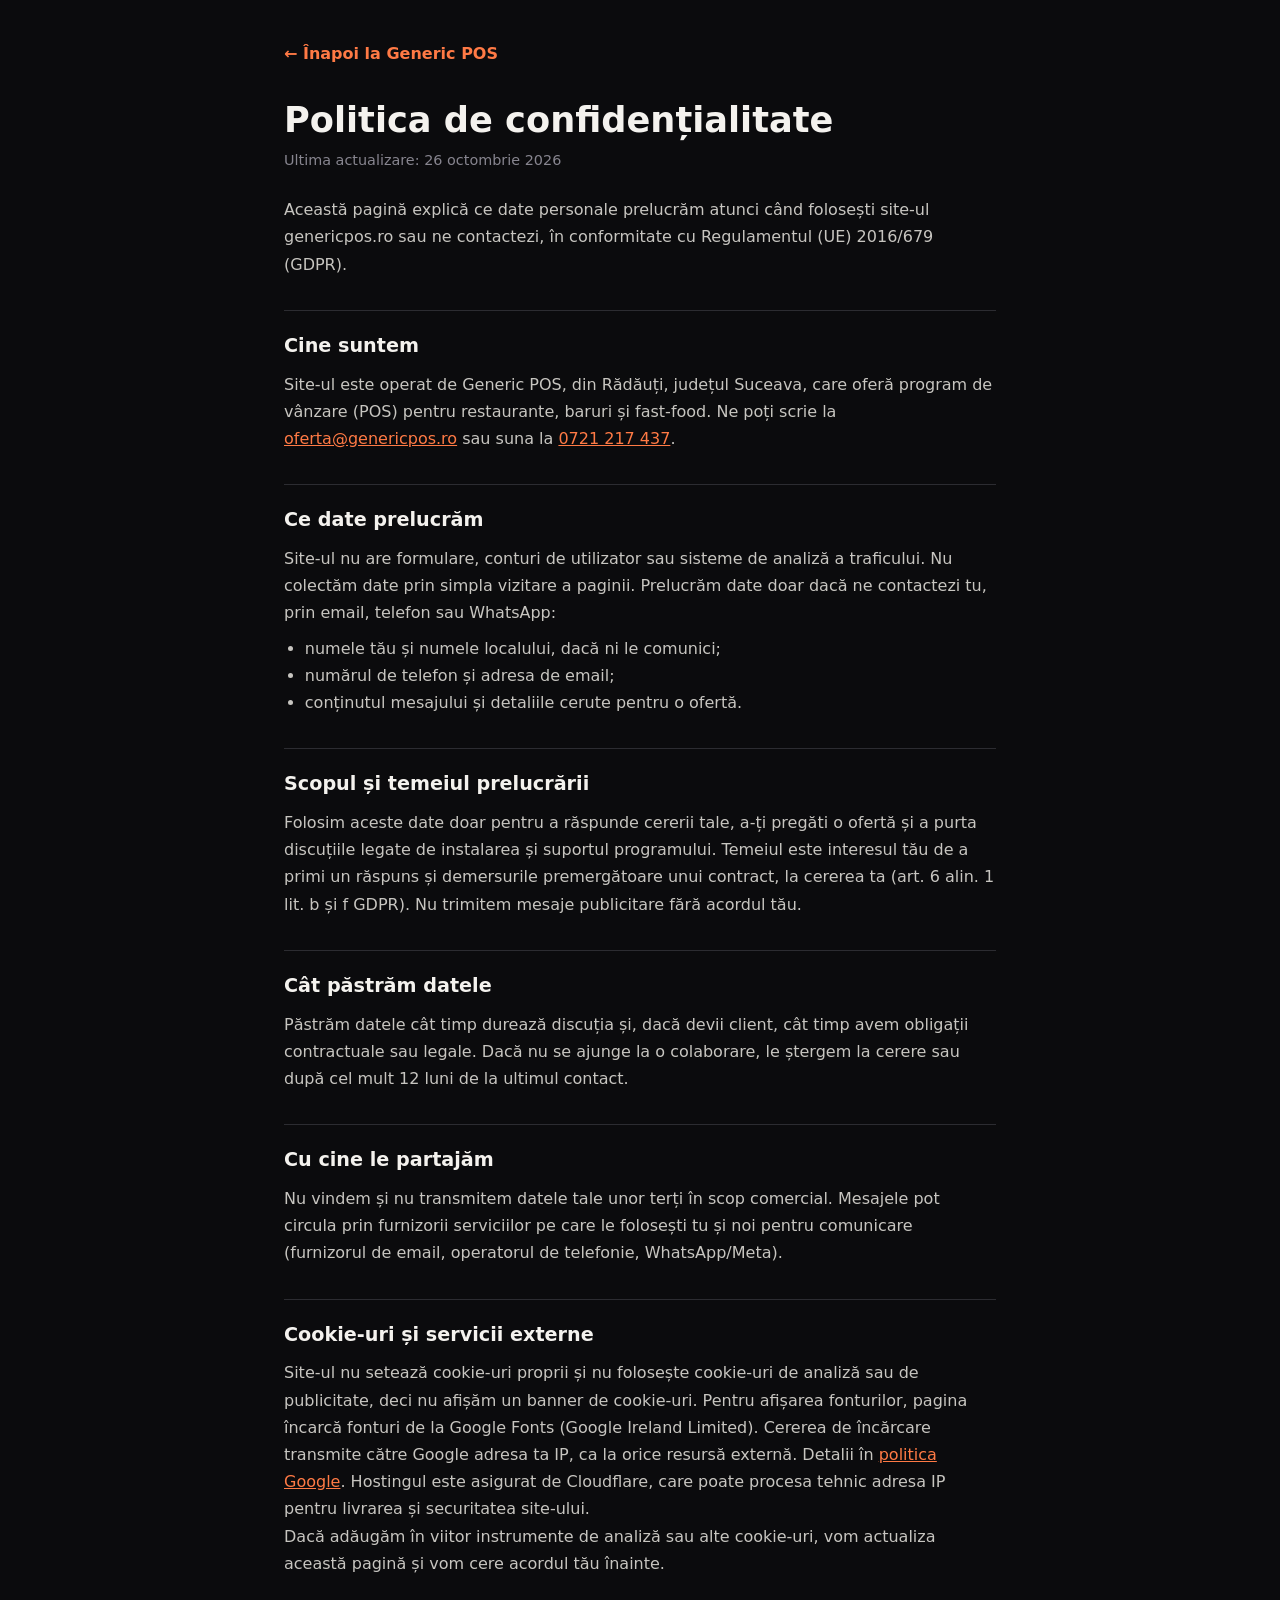
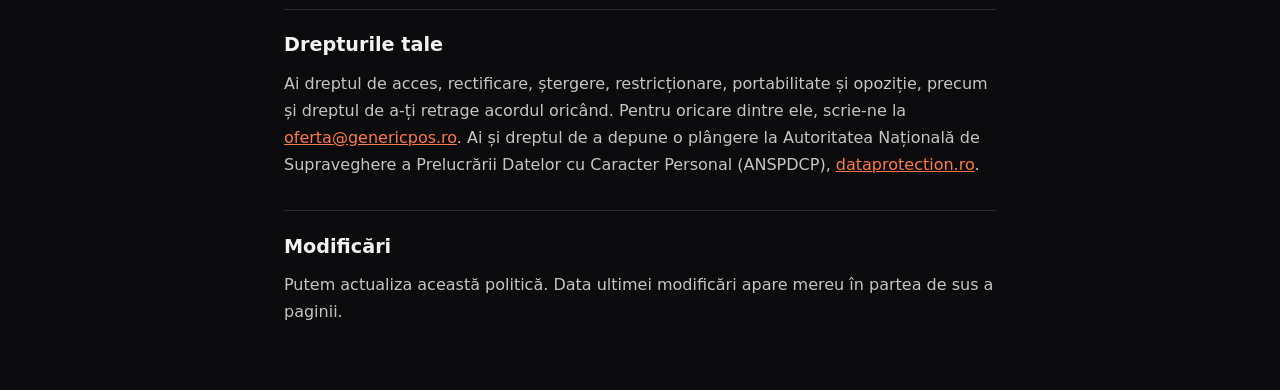
<file: public/confidentialitate.html>
<!DOCTYPE html>
<html lang="ro">
<head>
<meta charset="UTF-8">
<meta name="viewport" content="width=device-width, initial-scale=1.0">
<title>Politica de confidențialitate | Generic POS</title>
<meta name="description" content="Politica de confidențialitate și cookie-uri a site-ului genericpos.ro.">
<meta name="robots" content="index, follow">
<link rel="canonical" href="https://genericpos.ro/confidentialitate">
<style>
:root{--bg:#0b0b0d;--text:#f4f2ee;--dim:#c7c5c0;--accent:#ff5a1f;--accent2:#ff7a45;--border:#2c2c31;}
*{margin:0;padding:0;box-sizing:border-box;}
body{background:var(--bg);color:var(--text);font-family:Karla,system-ui,sans-serif;font-size:16px;line-height:1.7;-webkit-font-smoothing:antialiased;}
.wrap{max-width:760px;margin:0 auto;padding:2.5rem 1.5rem 4rem;}
a{color:var(--accent2);}
.back{display:inline-block;margin-bottom:2rem;font-weight:700;text-decoration:none;}
h1{font-size:clamp(1.7rem,4vw,2.2rem);font-weight:800;margin-bottom:0.4rem;line-height:1.2;}
h2{font-size:1.2rem;margin:2rem 0 0.5rem;padding-top:1.2rem;border-top:1px solid var(--border);}
p,li{color:var(--dim);}
ul{padding-left:1.3rem;margin-top:0.5rem;}
.upd{color:#87858f;font-size:0.9rem;margin-bottom:1.5rem;}
</style>
</head>
<body>
<div class="wrap">
  <a class="back" href="/">← Înapoi la Generic POS</a>
  <h1>Politica de confidențialitate</h1>
  <p class="upd">Ultima actualizare: 26 octombrie 2026</p>

  <p>Această pagină explică ce date personale prelucrăm atunci când folosești site-ul genericpos.ro sau ne contactezi, în conformitate cu Regulamentul (UE) 2016/679 (GDPR).</p>

  <h2>Cine suntem</h2>
  <p>Site-ul este operat de Generic POS, din Rădăuți, județul Suceava, care oferă program de vânzare (POS) pentru restaurante, baruri și fast-food. Ne poți scrie la <a href="mailto:oferta@genericpos.ro">oferta@genericpos.ro</a> sau suna la <a href="tel:+40721217437">0721 217 437</a>.</p>

  <h2>Ce date prelucrăm</h2>
  <p>Site-ul nu are formulare, conturi de utilizator sau sisteme de analiză a traficului. Nu colectăm date prin simpla vizitare a paginii. Prelucrăm date doar dacă ne contactezi tu, prin email, telefon sau WhatsApp:</p>
  <ul>
    <li>numele tău și numele localului, dacă ni le comunici;</li>
    <li>numărul de telefon și adresa de email;</li>
    <li>conținutul mesajului și detaliile cerute pentru o ofertă.</li>
  </ul>

  <h2>Scopul și temeiul prelucrării</h2>
  <p>Folosim aceste date doar pentru a răspunde cererii tale, a-ți pregăti o ofertă și a purta discuțiile legate de instalarea și suportul programului. Temeiul este interesul tău de a primi un răspuns și demersurile premergătoare unui contract, la cererea ta (art. 6 alin. 1 lit. b și f GDPR). Nu trimitem mesaje publicitare fără acordul tău.</p>

  <h2>Cât păstrăm datele</h2>
  <p>Păstrăm datele cât timp durează discuția și, dacă devii client, cât timp avem obligații contractuale sau legale. Dacă nu se ajunge la o colaborare, le ștergem la cerere sau după cel mult 12 luni de la ultimul contact.</p>

  <h2>Cu cine le partajăm</h2>
  <p>Nu vindem și nu transmitem datele tale unor terți în scop comercial. Mesajele pot circula prin furnizorii serviciilor pe care le folosești tu și noi pentru comunicare (furnizorul de email, operatorul de telefonie, WhatsApp/Meta).</p>

  <h2>Cookie-uri și servicii externe</h2>
  <p>Site-ul nu setează cookie-uri proprii și nu folosește cookie-uri de analiză sau de publicitate, deci nu afișăm un banner de cookie-uri. Pentru afișarea fonturilor, pagina încarcă fonturi de la Google Fonts (Google Ireland Limited). Cererea de încărcare transmite către Google adresa ta IP, ca la orice resursă externă. Detalii în <a href="https://policies.google.com/privacy" rel="noopener" target="_blank">politica Google</a>. Hostingul este asigurat de Cloudflare, care poate procesa tehnic adresa IP pentru livrarea și securitatea site-ului.</p>
  <p>Dacă adăugăm în viitor instrumente de analiză sau alte cookie-uri, vom actualiza această pagină și vom cere acordul tău înainte.</p>

  <h2>Drepturile tale</h2>
  <p>Ai dreptul de acces, rectificare, ștergere, restricționare, portabilitate și opoziție, precum și dreptul de a-ți retrage acordul oricând. Pentru oricare dintre ele, scrie-ne la <a href="mailto:oferta@genericpos.ro">oferta@genericpos.ro</a>. Ai și dreptul de a depune o plângere la Autoritatea Națională de Supraveghere a Prelucrării Datelor cu Caracter Personal (ANSPDCP), <a href="https://www.dataprotection.ro" rel="noopener" target="_blank">dataprotection.ro</a>.</p>

  <h2>Modificări</h2>
  <p>Putem actualiza această politică. Data ultimei modificări apare mereu în partea de sus a paginii.</p>
</div>
</body>
</html>
</file>
